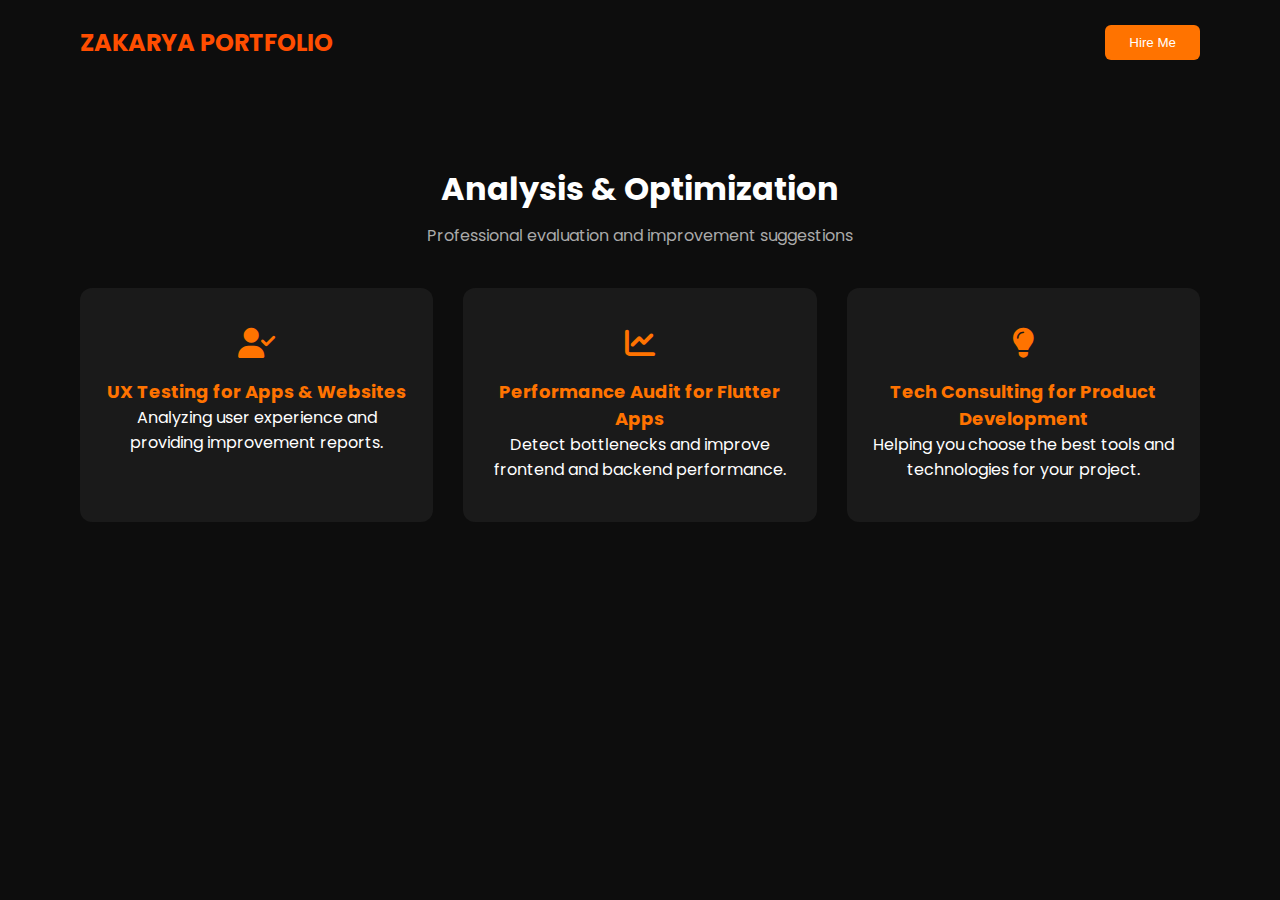
<file: analysis_optimization.html>
<!DOCTYPE html>
<html lang="en">
  <head>
    <meta charset="UTF-8" />
    <meta name="viewport" content="width=device-width, initial-scale=1.0" />
    <title>Analysis & Optimization Services</title>
    <link rel="stylesheet" href="css/style.css" />
    <link rel="stylesheet" href="css/services.css" />
    <link
      rel="stylesheet"
      href="https://cdnjs.cloudflare.com/ajax/libs/font-awesome/6.5.0/css/all.min.css"
    />
    <link
      href="https://fonts.googleapis.com/css2?family=Poppins:wght@300;600;700&display=swap"
      rel="stylesheet"
    />
  </head>
  <body>
    <header class="navbar">
      <div class="zakarya">ZAKARYA PORTFOLIO</div>
      <a href="https://wa.me/962781227042" target="_blank">
        <button class="btn-orange">Hire Me</button>
      </a>
    </header>

    <main class="services-section">
      <h1 class="section-title">Analysis & Optimization</h1>
      <p class="section-subtitle">
        Professional evaluation and improvement suggestions
      </p>

      <div class="services-grid">
        <div class="service-card">
          <i class="fa-solid fa-user-check"></i>
          <h3>UX Testing for Apps & Websites</h3>
          <p>Analyzing user experience and providing improvement reports.</p>
        </div>

        <div class="service-card">
          <i class="fa-solid fa-chart-line"></i>
          <h3>Performance Audit for Flutter Apps</h3>
          <p>
            Detect bottlenecks and improve frontend and backend performance.
          </p>
        </div>

        <div class="service-card">
          <i class="fa-solid fa-lightbulb"></i>
          <h3>Tech Consulting for Product Development</h3>
          <p>
            Helping you choose the best tools and technologies for your project.
          </p>
        </div>
      </div>
    </main>
  </body>
</html>
</file>
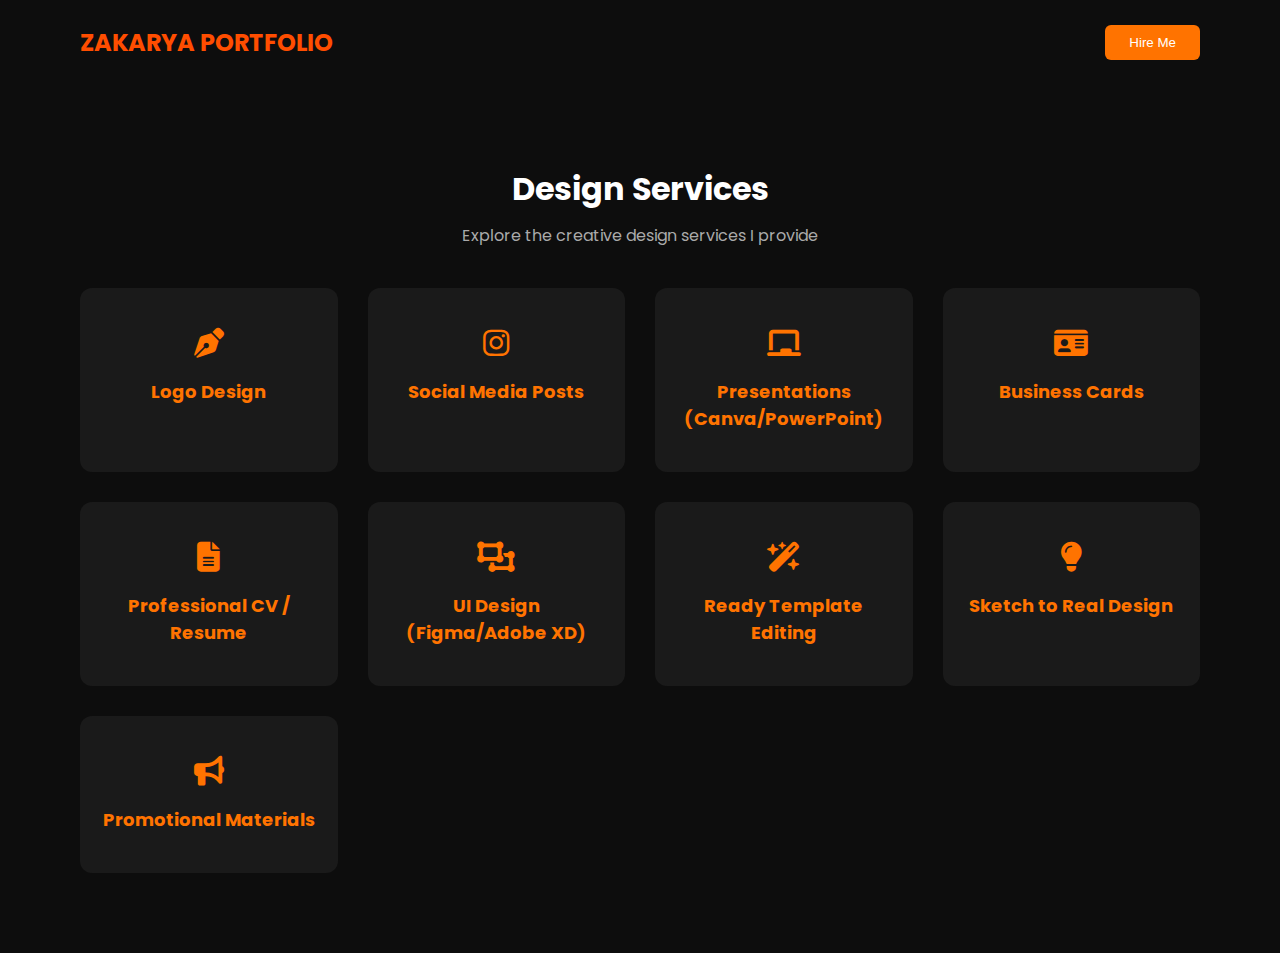
<file: design_services.html>
<!DOCTYPE html>
<html lang="en">
  <head>
    <meta charset="UTF-8" />
    <meta name="viewport" content="width=device-width, initial-scale=1.0" />
    <title>Design Services</title>
    <link rel="stylesheet" href="css/style.css" />
    <link rel="stylesheet" href="css/services.css" />
    <link
      rel="stylesheet"
      href="https://cdnjs.cloudflare.com/ajax/libs/font-awesome/6.5.0/css/all.min.css"
    />
    <link
      href="https://fonts.googleapis.com/css2?family=Poppins:wght@300;600;700&display=swap"
      rel="stylesheet"
    />
  </head>
  <body>
    <header class="navbar">
      <div class="zakarya">ZAKARYA PORTFOLIO</div>

      <a href="https://wa.me/962781227042" target="_blank">
        <button class="btn-orange">Hire Me</button>
      </a>
    </header>

    <section class="services-section">
      <h2 class="section-title">Design Services</h2>
      <p class="section-subtitle">
        Explore the creative design services I provide
      </p>

      <div class="services-grid">
        <div class="service-card">
          <i class="fa-solid fa-pen-nib"></i>
          <h3>Logo Design</h3>
        </div>
        <div class="service-card">
          <i class="fa-brands fa-instagram"></i>
          <h3>Social Media Posts</h3>
        </div>
        <div class="service-card">
          <i class="fa-solid fa-chalkboard"></i>
          <h3>Presentations (Canva/PowerPoint)</h3>
        </div>
        <div class="service-card">
          <i class="fa-solid fa-id-card"></i>
          <h3>Business Cards</h3>
        </div>
        <div class="service-card">
          <i class="fa-solid fa-file-lines"></i>
          <h3>Professional CV / Resume</h3>
        </div>
        <div class="service-card">
          <i class="fa-solid fa-object-ungroup"></i>
          <h3>UI Design (Figma/Adobe XD)</h3>
        </div>
        <div class="service-card">
          <i class="fa-solid fa-wand-magic-sparkles"></i>
          <h3>Ready Template Editing</h3>
        </div>
        <div class="service-card">
          <i class="fa-solid fa-lightbulb"></i>
          <h3>Sketch to Real Design</h3>
        </div>
        <div class="service-card">
          <i class="fa-solid fa-bullhorn"></i>
          <h3>Promotional Materials</h3>
        </div>
      </div>
    </section>
  </body>
</html>
</file>
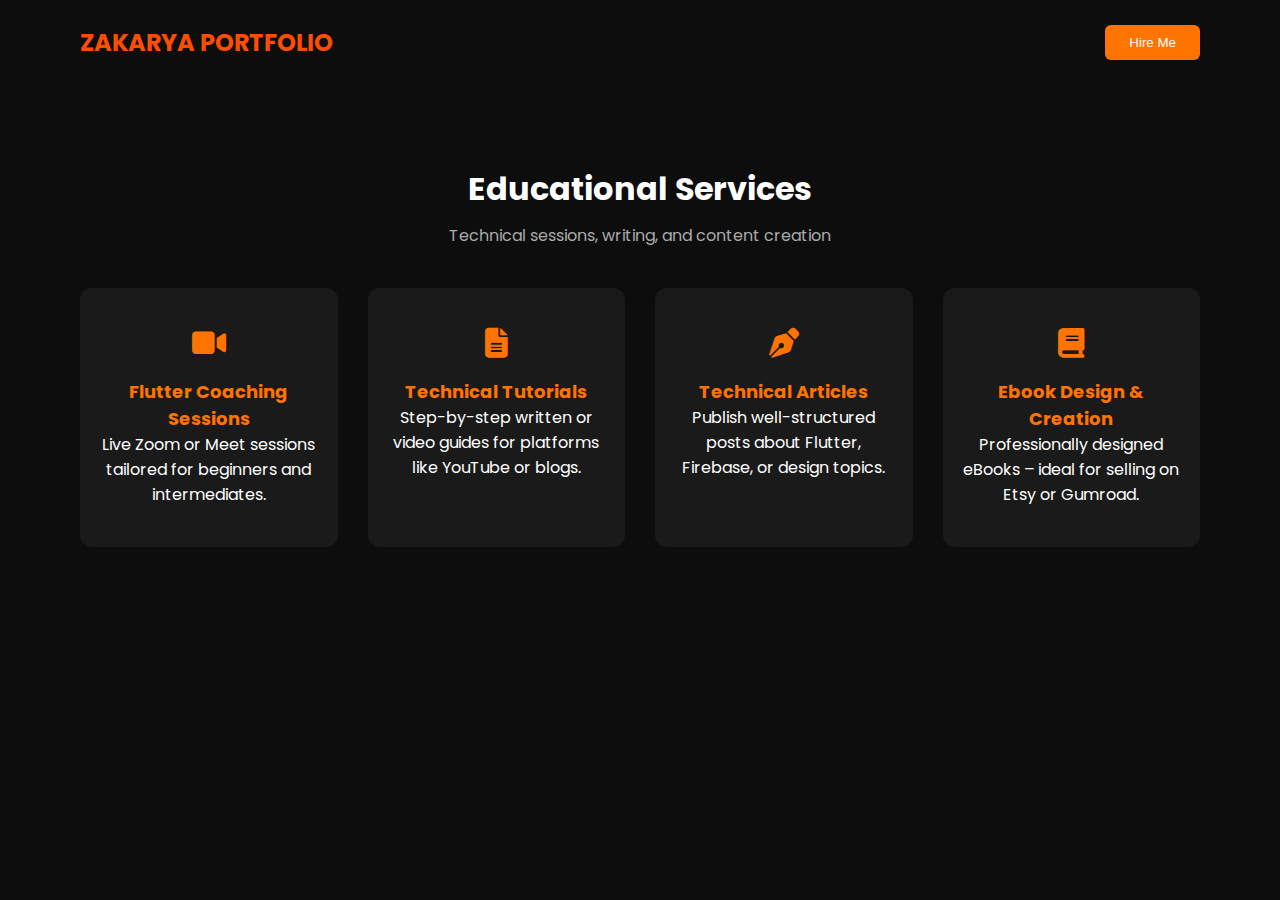
<file: education_services.html>
<!DOCTYPE html>
<html lang="en">
  <head>
    <meta charset="UTF-8" />
    <meta name="viewport" content="width=device-width, initial-scale=1.0" />
    <title>Educational Services</title>
    <link rel="stylesheet" href="css/style.css" />
    <link rel="stylesheet" href="css/services.css" />
    <link
      rel="stylesheet"
      href="https://cdnjs.cloudflare.com/ajax/libs/font-awesome/6.5.0/css/all.min.css"
    />
    <link
      href="https://fonts.googleapis.com/css2?family=Poppins:wght@300;600;700&display=swap"
      rel="stylesheet"
    />
  </head>
  <body>
    <header class="navbar">
      <div class="zakarya">ZAKARYA PORTFOLIO</div>

      <a href="https://wa.me/962781227042" target="_blank">
        <button class="btn-orange">Hire Me</button>
      </a>
    </header>

    <section class="services-section">
      <h2 class="section-title">Educational Services</h2>
      <p class="section-subtitle">
        Technical sessions, writing, and content creation
      </p>

      <div class="services-grid">
        <div class="service-card">
          <i class="fa-solid fa-video"></i>
          <h3>Flutter Coaching Sessions</h3>
          <p>
            Live Zoom or Meet sessions tailored for beginners and intermediates.
          </p>
        </div>

        <div class="service-card">
          <i class="fa-solid fa-file-lines"></i>
          <h3>Technical Tutorials</h3>
          <p>
            Step-by-step written or video guides for platforms like YouTube or
            blogs.
          </p>
        </div>

        <div class="service-card">
          <i class="fa-solid fa-pen-nib"></i>
          <h3>Technical Articles</h3>
          <p>
            Publish well-structured posts about Flutter, Firebase, or design
            topics.
          </p>
        </div>

        <div class="service-card">
          <i class="fa-solid fa-book"></i>
          <h3>Ebook Design & Creation</h3>
          <p>
            Professionally designed eBooks – ideal for selling on Etsy or
            Gumroad.
          </p>
        </div>
      </div>
    </section>
  </body>
</html>
</file>
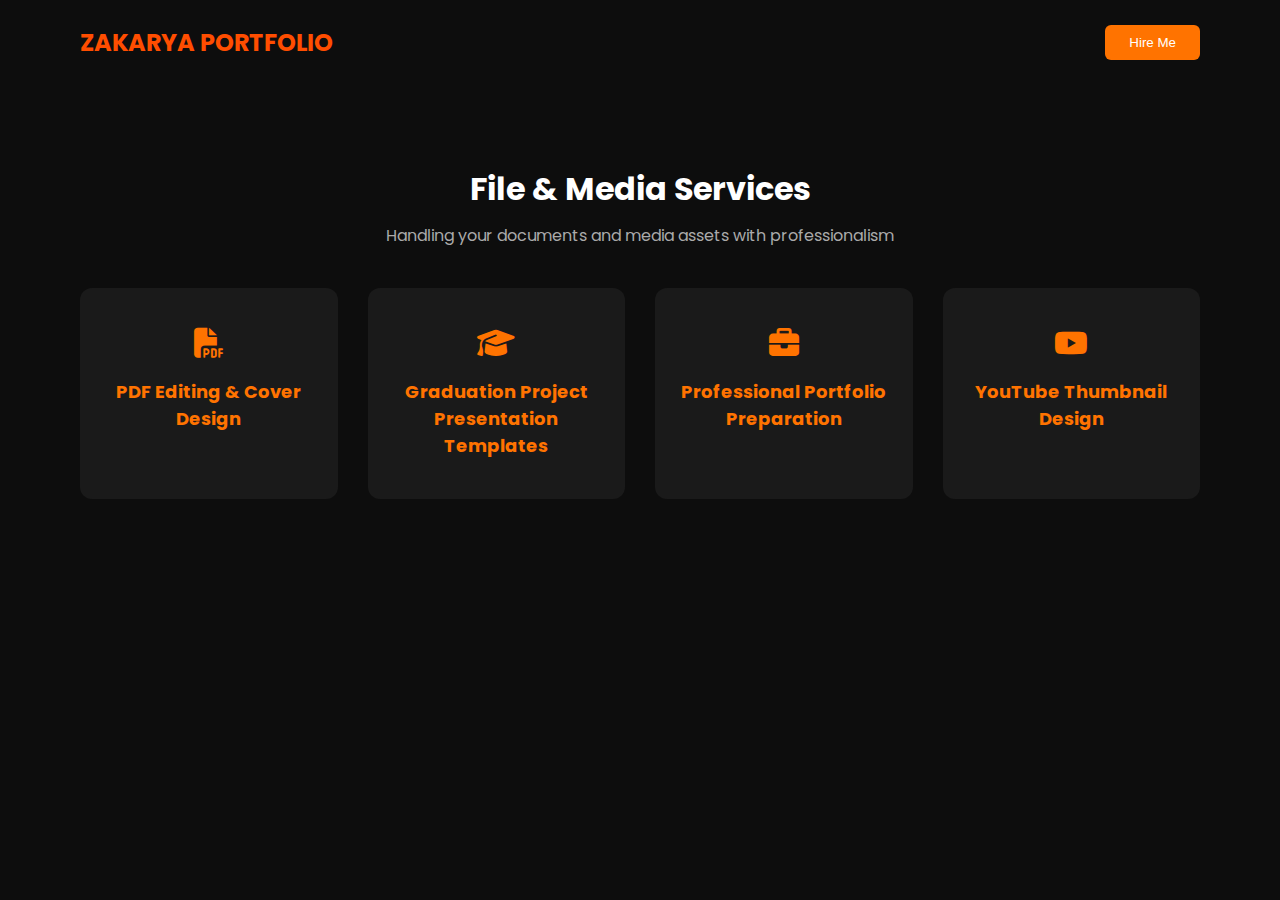
<file: file_media_services.html>
<!DOCTYPE html>
<html lang="en">
  <head>
    <meta charset="UTF-8" />
    <meta name="viewport" content="width=device-width, initial-scale=1.0" />
    <title>File & Media Services</title>
    <link rel="stylesheet" href="css/style.css" />
    <link rel="stylesheet" href="css/services.css" />
    <link
      rel="stylesheet"
      href="https://cdnjs.cloudflare.com/ajax/libs/font-awesome/6.5.0/css/all.min.css"
    />
    <link
      href="https://fonts.googleapis.com/css2?family=Poppins:wght@300;600;700&display=swap"
      rel="stylesheet"
    />
  </head>
  <body>
    <header class="navbar">
      <div class="zakarya">ZAKARYA PORTFOLIO</div>

      <a href="https://wa.me/962781227042" target="_blank">
        <button class="btn-orange">Hire Me</button>
      </a>
    </header>

    <main class="services-section">
      <h2 class="section-title">File & Media Services</h2>
      <p class="section-subtitle">
        Handling your documents and media assets with professionalism
      </p>

      <div class="services-grid">
        <div class="service-card">
          <i class="fa-solid fa-file-pdf"></i>
          <h3>PDF Editing & Cover Design</h3>
        </div>

        <div class="service-card">
          <i class="fa-solid fa-graduation-cap"></i>
          <h3>Graduation Project Presentation Templates</h3>
        </div>

        <div class="service-card">
          <i class="fa-solid fa-briefcase"></i>
          <h3>Professional Portfolio Preparation</h3>
        </div>

        <div class="service-card">
          <i class="fa-brands fa-youtube"></i>
          <h3>YouTube Thumbnail Design</h3>
        </div>
      </div>
    </main>
  </body>
</html>
</file>
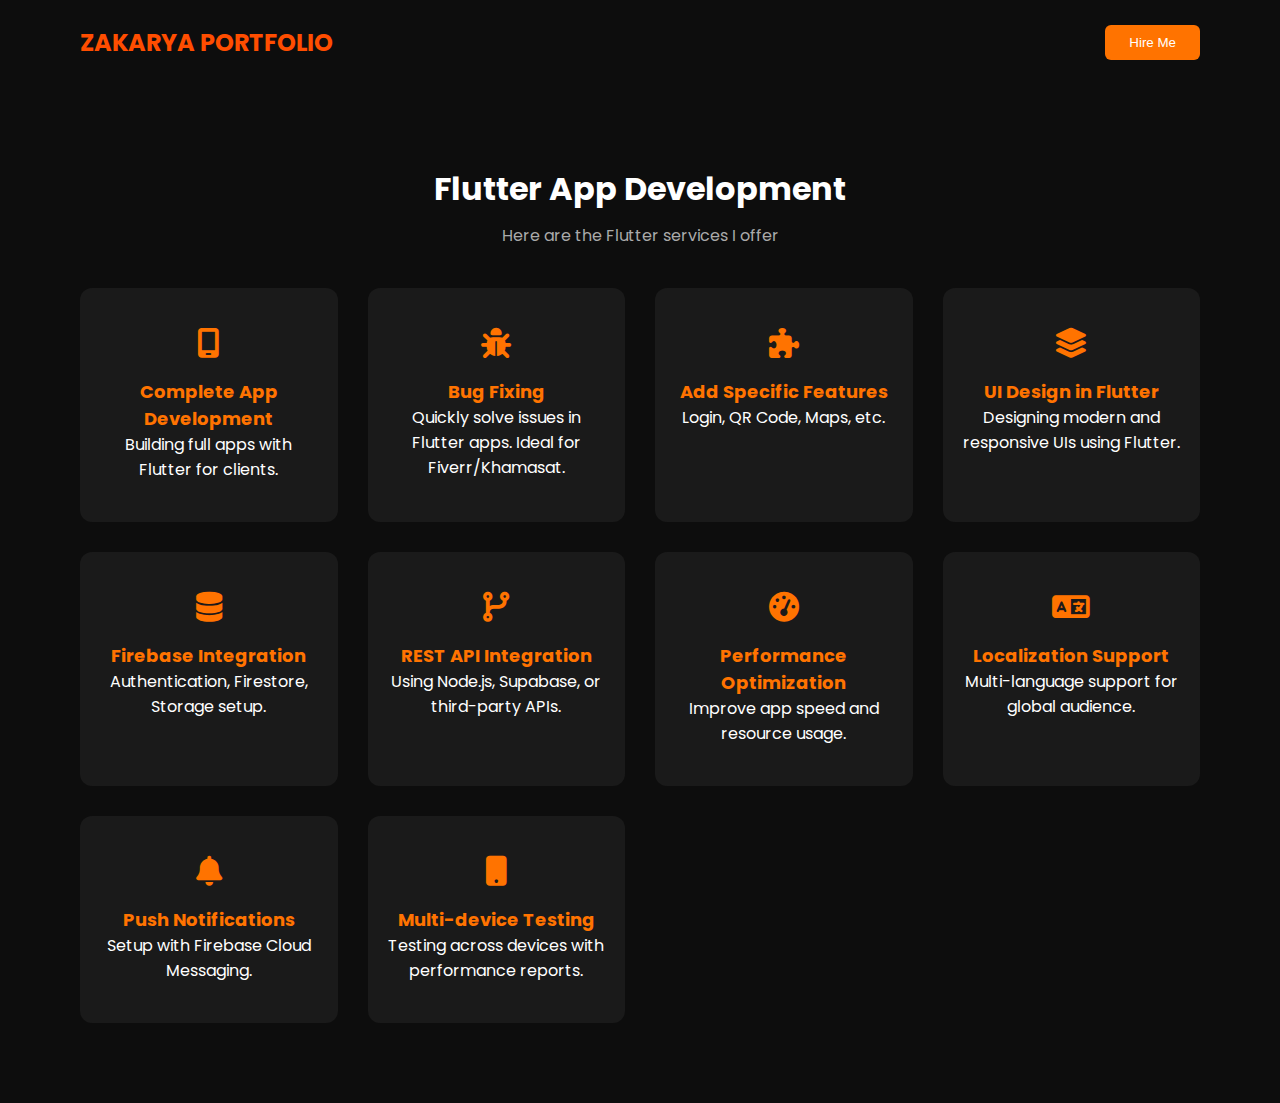
<file: flutter_app_development.html>
<!DOCTYPE html>
<html lang="en">
  <head>
    <meta charset="UTF-8" />
    <meta name="viewport" content="width=device-width, initial-scale=1.0" />
    <title>Flutter Services</title>
    <link rel="stylesheet" href="css/style.css" />
    <link rel="stylesheet" href="css/services.css" />
    <link
      rel="stylesheet"
      href="https://cdnjs.cloudflare.com/ajax/libs/font-awesome/6.5.0/css/all.min.css"
    />
    <link
      href="https://fonts.googleapis.com/css2?family=Poppins:wght@300;600;700&display=swap"
      rel="stylesheet"
    />
  </head>
  <body>
    <header class="navbar">
      <div class="zakarya">ZAKARYA PORTFOLIO</div>

      <a href="https://wa.me/962781227042" target="_blank">
        <button class="btn-orange">Hire Me</button>
      </a>
    </header>

    <section class="services-section">
      <h2 class="section-title">Flutter App Development</h2>
      <p class="section-subtitle">Here are the Flutter services I offer</p>

      <div class="services-grid">
        <div class="service-card">
          <i class="fa-solid fa-mobile-screen"></i>
          <h3>Complete App Development</h3>
          <p>Building full apps with Flutter for clients.</p>
        </div>

        <div class="service-card">
          <i class="fa-solid fa-bug"></i>
          <h3>Bug Fixing</h3>
          <p>
            Quickly solve issues in Flutter apps. Ideal for Fiverr/Khamasat.
          </p>
        </div>

        <div class="service-card">
          <i class="fa-solid fa-puzzle-piece"></i>
          <h3>Add Specific Features</h3>
          <p>Login, QR Code, Maps, etc.</p>
        </div>

        <div class="service-card">
          <i class="fa-solid fa-layer-group"></i>
          <h3>UI Design in Flutter</h3>
          <p>Designing modern and responsive UIs using Flutter.</p>
        </div>

        <div class="service-card">
          <i class="fa-solid fa-database"></i>
          <h3>Firebase Integration</h3>
          <p>Authentication, Firestore, Storage setup.</p>
        </div>

        <div class="service-card">
          <i class="fa-solid fa-code-branch"></i>
          <h3>REST API Integration</h3>
          <p>Using Node.js, Supabase, or third-party APIs.</p>
        </div>

        <div class="service-card">
          <i class="fa-solid fa-gauge-high"></i>
          <h3>Performance Optimization</h3>
          <p>Improve app speed and resource usage.</p>
        </div>

        <div class="service-card">
          <i class="fa-solid fa-language"></i>
          <h3>Localization Support</h3>
          <p>Multi-language support for global audience.</p>
        </div>

        <div class="service-card">
          <i class="fa-solid fa-bell"></i>
          <h3>Push Notifications</h3>
          <p>Setup with Firebase Cloud Messaging.</p>
        </div>

        <div class="service-card">
          <i class="fa-solid fa-mobile-button"></i>
          <h3>Multi-device Testing</h3>
          <p>Testing across devices with performance reports.</p>
        </div>
      </div>
    </section>
  </body>
</html>
</file>
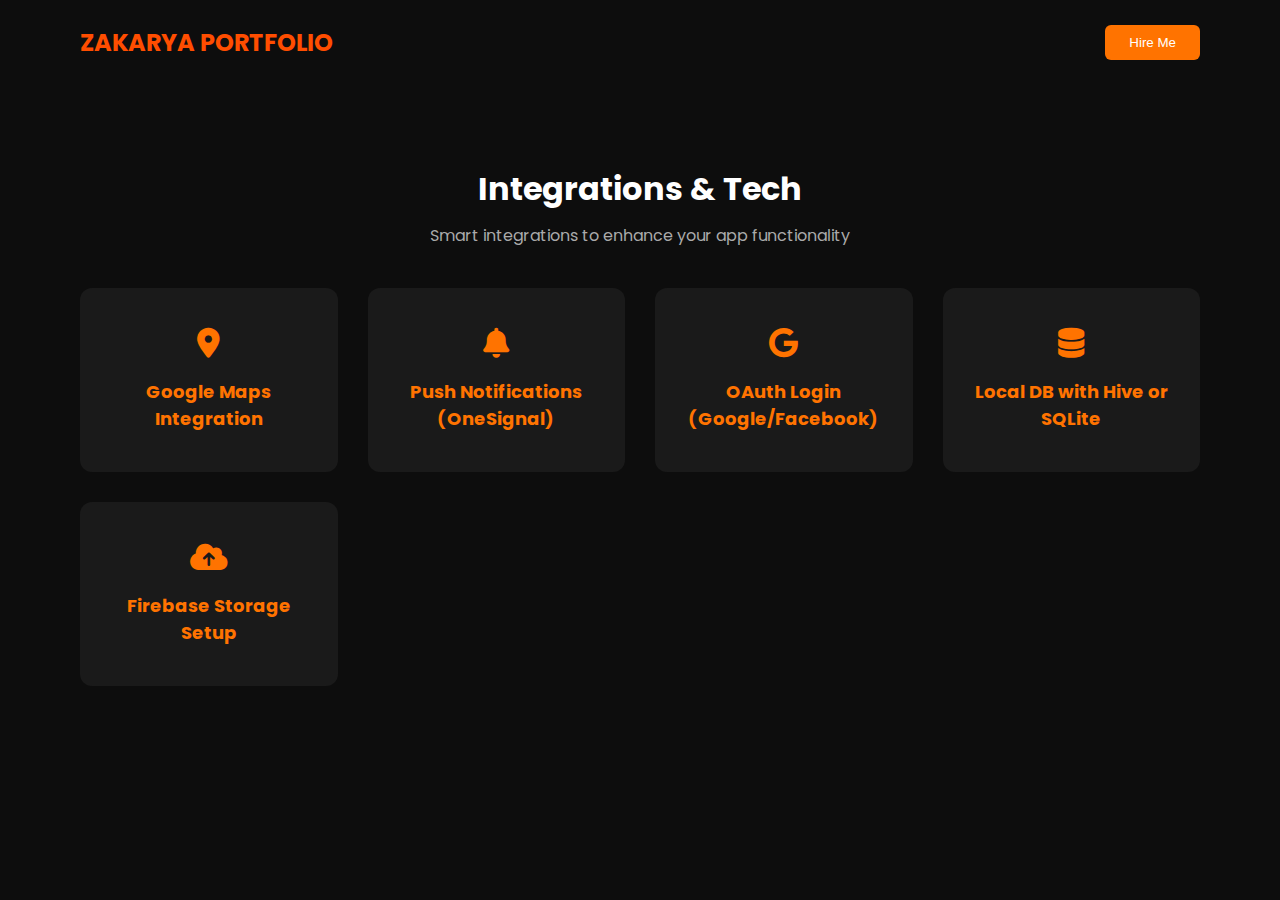
<file: integrations_tech_services.html>
<!DOCTYPE html>
<html lang="en">
  <head>
    <meta charset="UTF-8" />
    <meta name="viewport" content="width=device-width, initial-scale=1.0" />
    <title>Integrations & Tech Services</title>
    <link rel="stylesheet" href="css/style.css" />
    <link rel="stylesheet" href="css/services.css" />
    <link
      rel="stylesheet"
      href="https://cdnjs.cloudflare.com/ajax/libs/font-awesome/6.5.0/css/all.min.css"
    />
    <link
      href="https://fonts.googleapis.com/css2?family=Poppins:wght@300;600;700&display=swap"
      rel="stylesheet"
    />
  </head>
  <body>
    <header class="navbar">
        <div class="zakarya">ZAKARYA PORTFOLIO</div>
      <nav>
       
        <a href="https://wa.me/962781227042" target="_blank">
            <button class="btn-orange">Hire Me</button>
          </a>
    </header>

    <section class="services-section">
      <h2 class="section-title">Integrations & Tech</h2>
      <p class="section-subtitle">
        Smart integrations to enhance your app functionality
      </p>

      <div class="services-grid">
        <div class="service-card">
          <i class="fa-solid fa-location-dot"></i>
          <h3>Google Maps Integration</h3>
        </div>
        <div class="service-card">
          <i class="fa-solid fa-bell"></i>
          <h3>Push Notifications (OneSignal)</h3>
        </div>
        <div class="service-card">
          <i class="fa-brands fa-google"></i>
          <h3>OAuth Login (Google/Facebook)</h3>
        </div>
        <div class="service-card">
          <i class="fa-solid fa-database"></i>
          <h3>Local DB with Hive or SQLite</h3>
        </div>
        <div class="service-card">
          <i class="fa-solid fa-cloud-upload-alt"></i>
          <h3>Firebase Storage Setup</h3>
        </div>
      </div>
    </section>
  </body>
</html>
</file>
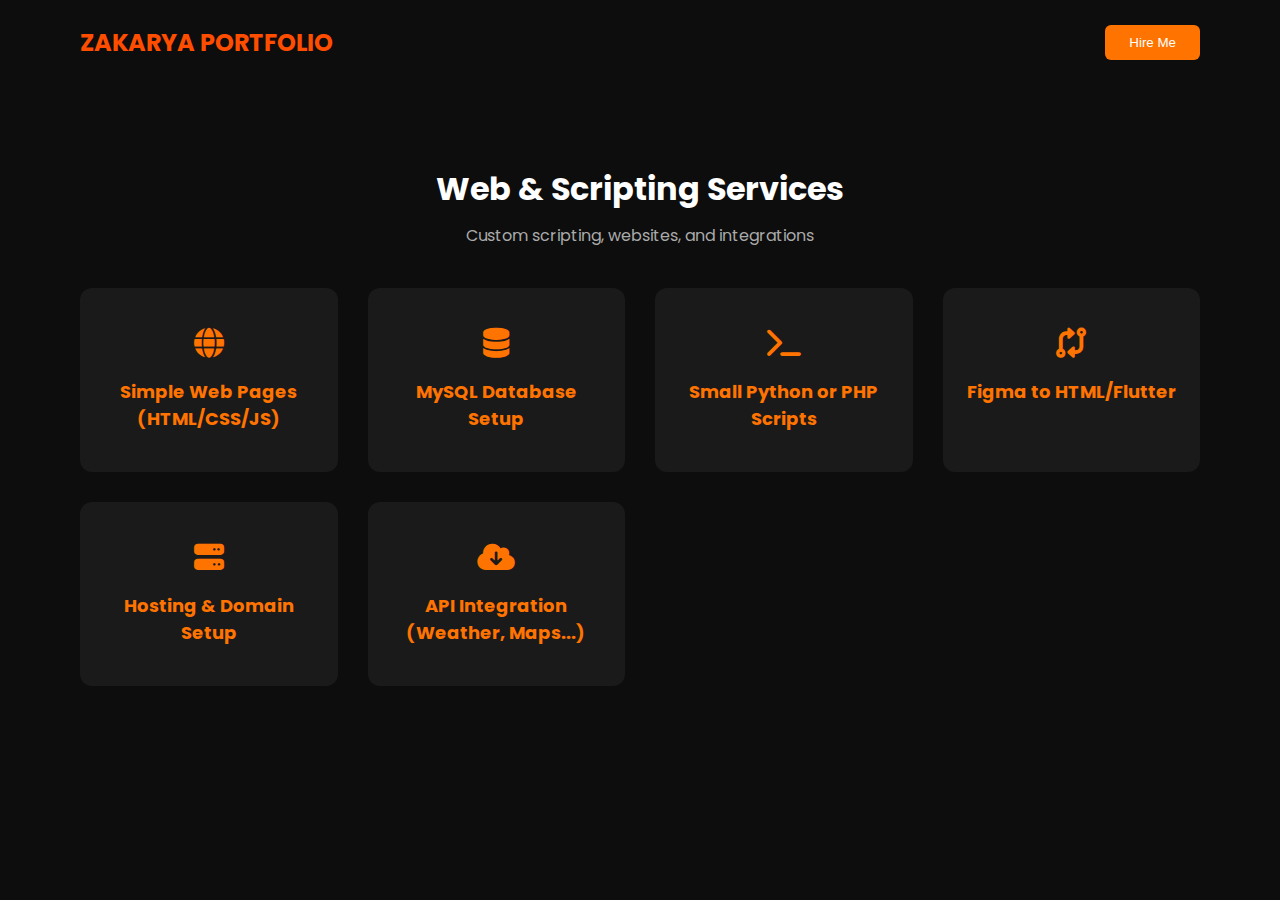
<file: web_scripting.html>
<!DOCTYPE html>
<html lang="en">
  <head>
    <meta charset="UTF-8" />
    <meta name="viewport" content="width=device-width, initial-scale=1.0" />
    <title>Web & Scripting Services</title>
    <link rel="stylesheet" href="css/style.css" />
    <link rel="stylesheet" href="css/services.css" />
    <link
      rel="stylesheet"
      href="https://cdnjs.cloudflare.com/ajax/libs/font-awesome/6.5.0/css/all.min.css"
    />
    <link
      href="https://fonts.googleapis.com/css2?family=Poppins:wght@300;600;700&display=swap"
      rel="stylesheet"
    />
  </head>
  <body>
    <header class="navbar">
      <div class="zakarya">ZAKARYA PORTFOLIO</div>

      <a href="https://wa.me/962781227042" target="_blank">
        <button class="btn-orange">Hire Me</button>
      </a>
    </header>

    <section class="services-section">
      <h2 class="section-title">Web & Scripting Services</h2>
      <p class="section-subtitle">
        Custom scripting, websites, and integrations
      </p>

      <div class="services-grid">
        <div class="service-card">
          <i class="fa-solid fa-globe"></i>
          <h3>Simple Web Pages (HTML/CSS/JS)</h3>
        </div>
        <div class="service-card">
          <i class="fa-solid fa-database"></i>
          <h3>MySQL Database Setup</h3>
        </div>
        <div class="service-card">
          <i class="fa-solid fa-terminal"></i>
          <h3>Small Python or PHP Scripts</h3>
        </div>
        <div class="service-card">
          <i class="fa-solid fa-code-compare"></i>
          <h3>Figma to HTML/Flutter</h3>
        </div>
        <div class="service-card">
          <i class="fa-solid fa-server"></i>
          <h3>Hosting & Domain Setup</h3>
        </div>
        <div class="service-card">
          <i class="fa-solid fa-cloud-arrow-down"></i>
          <h3>API Integration (Weather, Maps...)</h3>
        </div>
      </div>
    </section>
  </body>
</html>
</file>
<file: css/style.css>
/* 📱 Responsive Design */
html {
  scroll-behavior: smooth;
}

@media (max-width: 768px) {
  .navbar {
    flex-direction: column;
    padding: 20px;
    gap: 10px;
  }

  nav ul {
    flex-direction: column;
    gap: 10px;
    align-items: center;
  }

  .hero {
    flex-direction: column;
    text-align: center;
    padding: 40px 20px;
  }

  .text-section,
  .image-section {
    max-width: 100%;
  }

  .cta-buttons {
    flex-direction: column;
    align-items: center;
  }

  .stats {
    flex-direction: column;
    align-items: center;
  }
}

/* Reset and base styles */
* {
  margin: 0;
  padding: 0;
  box-sizing: border-box;
}
body {
  font-family: "Poppins", sans-serif;
  background-color: #0d0d0d;
  color: white;
}

/* Navbar */
.navbar {
  display: flex;
  justify-content: space-between;
  align-items: center;
  padding: 25px 80px;
}
.zakarya {
  font-size: 24px;
  font-weight: bold;
  color: #ff4d00;
}
nav ul {
  display: flex;
  list-style: none;
  gap: 35px;
}
nav ul li a {
  color: #c0c0c0;
  text-decoration: none;
  font-weight: 400;
  transition: 0.3s;
}
nav ul li a:hover,
nav ul li a.active {
  color: #ff7300;
}
.btn-orange {
  background-color: #ff7300;
  color: white;
  border: none;
  padding: 10px 24px;
  border-radius: 6px;
  cursor: pointer;
  font-weight: 500;
  transition: background 0.3s;
}
.btn-orange:hover {
  background-color: #ff4d00;
}

/* Hero Section */
.hero {
  display: flex;
  justify-content: space-between;
  align-items: center;
  padding: 60px 80px;
  height: calc(100vh - 100px);
}
.text-section {
  max-width: 50%;
}
.intro {
  font-size: 16px;
  color: #aaa;
  margin-bottom: 8px;
}
.name {
  font-size: 20px;
  color: #eee;
  font-weight: 600;
}
.title {
  font-size: 48px;
  font-weight: 700;
  color: #ff7300;
  margin: 15px 0;
}
.social-icons a {
  text-decoration: none;
  color: inherit;
}

.social-icons i {
  font-size: 20px;
  margin: 0 10px;
  color: #ddd;
  transition: color 0.3s;
}

.social-icons i:hover {
  color: #ff7300;
}

/* CTA Buttons */
.cta-buttons {
  display: flex;
  gap: 20px;
  margin: 30px 0;
}
.btn-outline {
  background: transparent;
  border: 1px solid #999;
  color: white;
  padding: 10px 24px;
  border-radius: 6px;
  cursor: pointer;
  transition: 0.3s;
}
.btn-outline:hover {
  border-color: #ff7300;
  color: #ff7300;
}

/* Stats Section */
.stats {
  display: flex;
  gap: 25px;
  margin-top: 40px;
  margin-bottom: 20px;
}
.stat {
  background-color: #1a1a1a;
  padding: 20px 25px;
  border-radius: 10px;
  text-align: center;
  min-width: 120px;
}
.stat strong {
  display: block;
  font-size: 22px;
  color: #ff7300;
  margin-bottom: 6px;
}
.stat span {
  font-size: 14px;
  color: #bbb;
}
</file>
<file: css/services.css>
.services-section {
  padding: 80px;
  background-color: #0d0d0d;
  text-align: center;
}

.section-title {
  font-size: 32px;
  color: white;
  margin-bottom: 10px;
}

.section-subtitle {
  color: #aaa;
  font-size: 16px;
  margin-bottom: 40px;
}

.services-grid {
  display: grid;
  grid-template-columns: repeat(auto-fit, minmax(220px, 1fr));
  gap: 30px;
}

.service-card {
  background-color: #1a1a1a;
  padding: 40px 20px;
  border-radius: 12px;
  text-align: center;
  color: white;
  text-decoration: none;
  transition: background 0.3s, transform 0.3s;
}

.service-card:hover {
  background-color: #2a2a2a;
  transform: translateY(-5px);
}

.service-card i {
  font-size: 30px;
  color: #ff7300;
  margin-bottom: 20px;
}

.service-card h3 {
  font-size: 18px;
  color: #ff7300;
}
</file>
